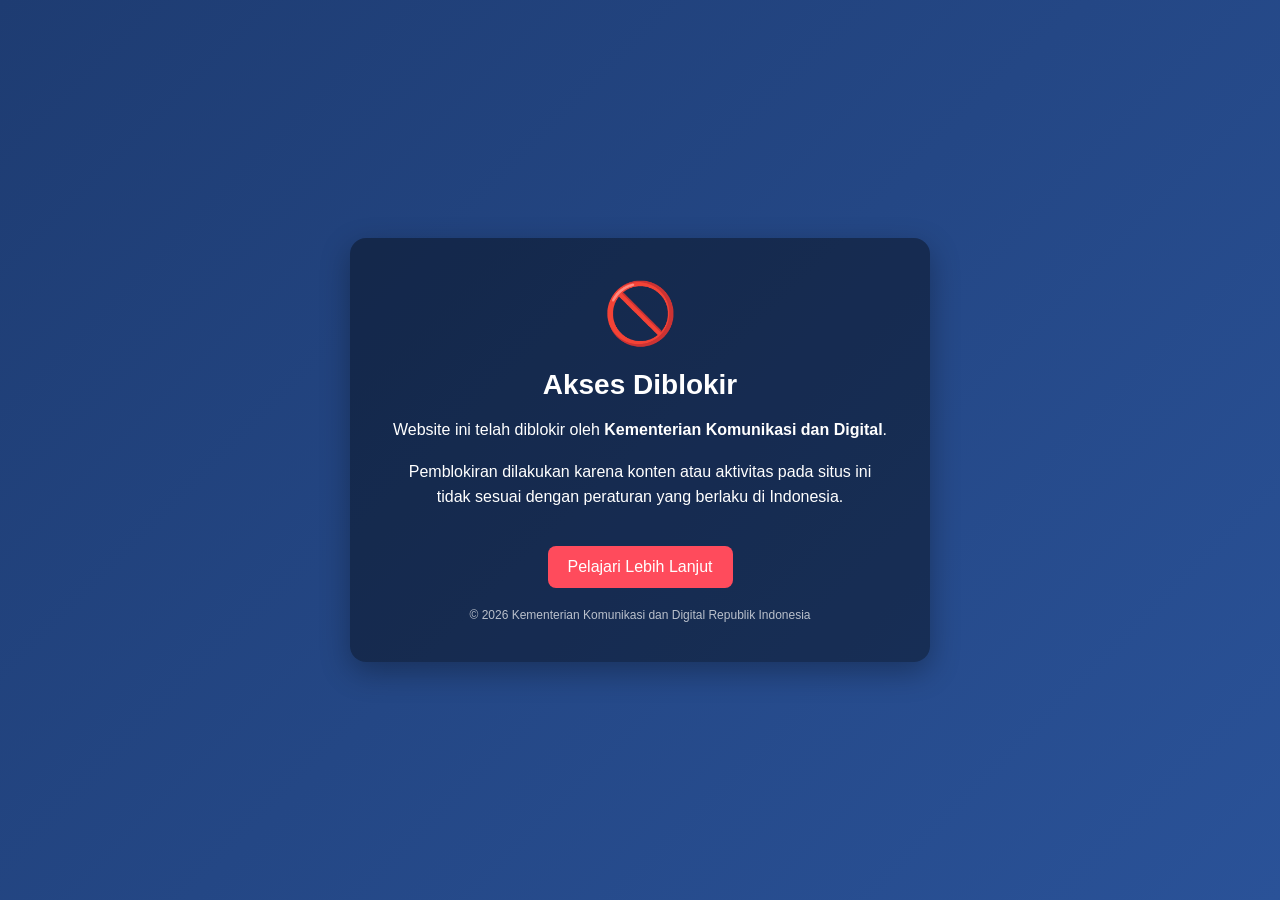
<file: Akses.html>
<!DOCTYPE html>
<html lang="id">
<head>
    <meta charset="UTF-8">
    <meta name="viewport" content="width=device-width, initial-scale=1.0">
    <title>Akses Diblokir</title>
    <style>
        body {
            margin: 0;
            font-family: 'Segoe UI', Tahoma, sans-serif;
            background: linear-gradient(135deg, #1e3c72, #2a5298);
            color: #fff;
            display: flex;
            justify-content: center;
            align-items: center;
            height: 100vh;
        }

        .container {
            text-align: center;
            background: rgba(0,0,0,0.4);
            padding: 40px;
            border-radius: 16px;
            box-shadow: 0 10px 30px rgba(0,0,0,0.3);
            max-width: 500px;
        }

        h1 {
            font-size: 28px;
            margin-bottom: 10px;
        }

        p {
            font-size: 16px;
            line-height: 1.6;
        }

        .icon {
            font-size: 60px;
            margin-bottom: 20px;
        }

        .btn {
            margin-top: 20px;
            display: inline-block;
            padding: 12px 20px;
            background: #ff4b5c;
            color: #fff;
            text-decoration: none;
            border-radius: 8px;
            transition: 0.3s;
        }

        .btn:hover {
            background: #ff1e38;
        }

        footer {
            margin-top: 20px;
            font-size: 12px;
            opacity: 0.7;
        }
    </style>
</head>
<body>
    <div class="container">
        <div class="icon">🚫</div>
        <h1>Akses Diblokir</h1>
        <p>
            Website ini telah diblokir oleh <strong>Kementerian Komunikasi dan Digital</strong>.
        </p>
        <p>
            Pemblokiran dilakukan karena konten atau aktivitas pada situs ini
            tidak sesuai dengan peraturan yang berlaku di Indonesia.
        </p>
        <a href="#" class="btn">Pelajari Lebih Lanjut</a>

        <footer>
            © 2026 Kementerian Komunikasi dan Digital Republik Indonesia
        </footer>
    </div>
</body>
</html>
</file>
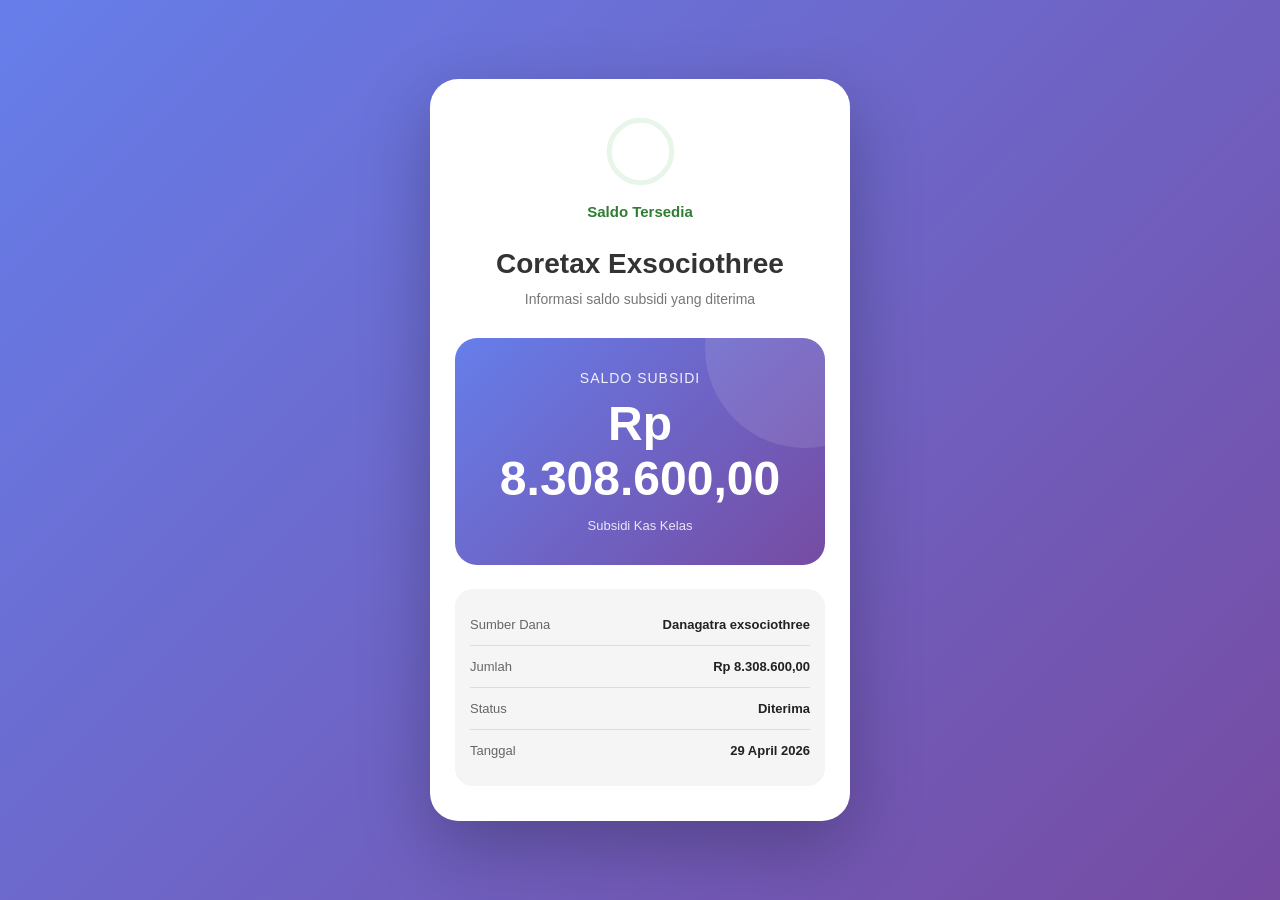
<file: saldo.html>
<!DOCTYPE html>
<html lang="id">
<head>
<meta charset="UTF-8" />
<meta name="viewport" content="width=device-width, initial-scale=1.0" />
<title>Coretax Exsociothree</title>

<style>

*{
    margin:0;
    padding:0;
    box-sizing:border-box;
    font-family:'Segoe UI',Tahoma,Geneva,Verdana,sans-serif;
}

body{
    min-height:100vh;
    background:linear-gradient(135deg,#667eea 0%,#764ba2 100%);
    display:flex;
    justify-content:center;
    align-items:center;
    padding:20px;
}

.container{
    width:100%;
    max-width:420px;
    background:white;
    border-radius:28px;
    padding:35px 25px;
    box-shadow:0 25px 70px rgba(0,0,0,0.25);
    text-align:center;
    animation:fadeIn 1s ease;
}

/* ========================= */
/* LOADER CHECK ANIMATION */
/* ========================= */

.top-check{
    display:flex;
    flex-direction:column;
    align-items:center;
    margin-bottom:28px;
}

.loader-check{
    width:75px;
    height:75px;
    position:relative;
}

.loader-check svg{
    width:100%;
    height:100%;
}

.circle-bg{
    fill:none;
    stroke:#e8f5e9;
    stroke-width:8;
}

.circle-progress{
    fill:none;
    stroke:#4caf50;
    stroke-width:8;
    stroke-linecap:round;

    stroke-dasharray:314;
    stroke-dashoffset:314;

    transform-origin:center;
    transform:rotate(-90deg);
    animation:loadingCircle 2.8s ease-in-out infinite;
}

.check-path{
    fill:none;
    stroke:#4caf50;
    stroke-width:6;
    stroke-linecap:round;
    stroke-linejoin:round;

    stroke-dasharray:80;
    stroke-dashoffset:80;

    animation:drawCheck 2.8s ease-in-out infinite;
}

.status-text{
    margin-top:14px;
    font-size:15px;
    font-weight:600;
    color:#2e7d32;
    animation:fadeText 2.8s infinite;
}

/* ===================== */
/* TITLE */
/* ===================== */

h1{
    color:#333;
    font-size:28px;
    margin-bottom:8px;
}

.subtitle{
    color:#777;
    font-size:14px;
    line-height:1.6;
    margin-bottom:28px;
}

/* ===================== */
/* BALANCE CARD */
/* ===================== */

.balance-card{
    background:linear-gradient(135deg,#667eea 0%,#764ba2 100%);
    border-radius:22px;
    padding:32px 22px;
    color:white;
    margin-bottom:24px;
    position:relative;
    overflow:hidden;
}

.balance-card::before{
    content:'';
    position:absolute;
    width:200px;
    height:200px;
    background:rgba(255,255,255,0.1);
    border-radius:50%;
    top:-90px;
    right:-80px;
}

.balance-label{
    font-size:14px;
    opacity:0.9;
    letter-spacing:1px;
    margin-bottom:10px;
}

.balance-amount{
    font-size:clamp(34px, 8vw, 48px);
    font-weight:bold;
}

.balance-source{
    margin-top:12px;
    font-size:13px;
    opacity:0.85;
}

/* ===================== */
/* INFO */
/* ===================== */

.info{
    background:#f5f5f5;
    border-radius:18px;
    padding:15px;
    text-align:left;
}

.info-row{
    display:flex;
    justify-content:space-between;
    gap:10px;
    padding:13px 0;
    border-bottom:1px solid #ddd;
    flex-wrap:wrap;
}

.info-row:last-child{
    border-bottom:none;
}

.info-label{
    color:#666;
    font-size:13px;
}

.info-value{
    color:#222;
    font-size:13px;
    font-weight:600;
}

/* ===================== */
/* RESPONSIVE */
/* ===================== */

@media (max-width:480px){

    .container{
        padding:28px 18px;
    }

    h1{
        font-size:24px;
    }

    .balance-card{
        padding:28px 18px;
    }

    .info-row{
        flex-direction:column;
        align-items:flex-start;
    }
}

/* ========================= */
/* ANIMATIONS */
/* ========================= */

@keyframes loadingCircle{

    0%{
        stroke-dashoffset:314;
    }

    40%{
        stroke-dashoffset:0;
    }

    80%{
        stroke-dashoffset:0;
    }

    100%{
        stroke-dashoffset:314;
    }
}

@keyframes drawCheck{

    0%,35%{
        stroke-dashoffset:80;
    }

    50%,80%{
        stroke-dashoffset:0;
    }

    100%{
        stroke-dashoffset:80;
    }
}

@keyframes fadeText{

    0%,100%{
        opacity:0.6;
    }

    50%{
        opacity:1;
    }
}

@keyframes fadeIn{

    from{
        opacity:0;
        transform:translateY(20px);
    }

    to{
        opacity:1;
        transform:translateY(0);
    }
}

</style>
</head>

<body>

<div class="container">

    <!-- CHECK LOADER -->
    <div class="top-check">

        <div class="loader-check">

            <svg viewBox="0 0 120 120">

                <!-- BACKGROUND -->
                <circle class="circle-bg"
                    cx="60"
                    cy="60"
                    r="50" />

                <!-- LOADING -->
                <circle class="circle-progress"
                    cx="60"
                    cy="60"
                    r="50" />

                <!-- CHECK -->
                <path class="check-path"
                    d="M38 60 L52 74 L84 42" />

            </svg>

        </div>

        <div class="status-text">
            Saldo Tersedia
        </div>

    </div>

    <h1>Coretax Exsociothree</h1>

    <p class="subtitle">
        Informasi saldo subsidi yang diterima
    </p>

    <div class="balance-card">

        <div class="balance-label">
            SALDO SUBSIDI
        </div>

        <div class="balance-amount">
            Rp 8.308.600,00
        </div>

        <div class="balance-source">
            Subsidi Kas Kelas
        </div>

    </div>

    <div class="info">

        <div class="info-row">
            <span class="info-label">Sumber Dana</span>
            <span class="info-value">Danagatra exsociothree</span>
        </div>

        <div class="info-row">
            <span class="info-label">Jumlah</span>
            <span class="info-value">Rp 8.308.600,00</span>
        </div>

        <div class="info-row">
            <span class="info-label">Status</span>
            <span class="info-value">Diterima</span>
        </div>

        <div class="info-row">
            <span class="info-label">Tanggal</span>
            <span class="info-value">29 April 2026</span>
        </div>

    </div>

</div>

</body>
</html>
</file>
